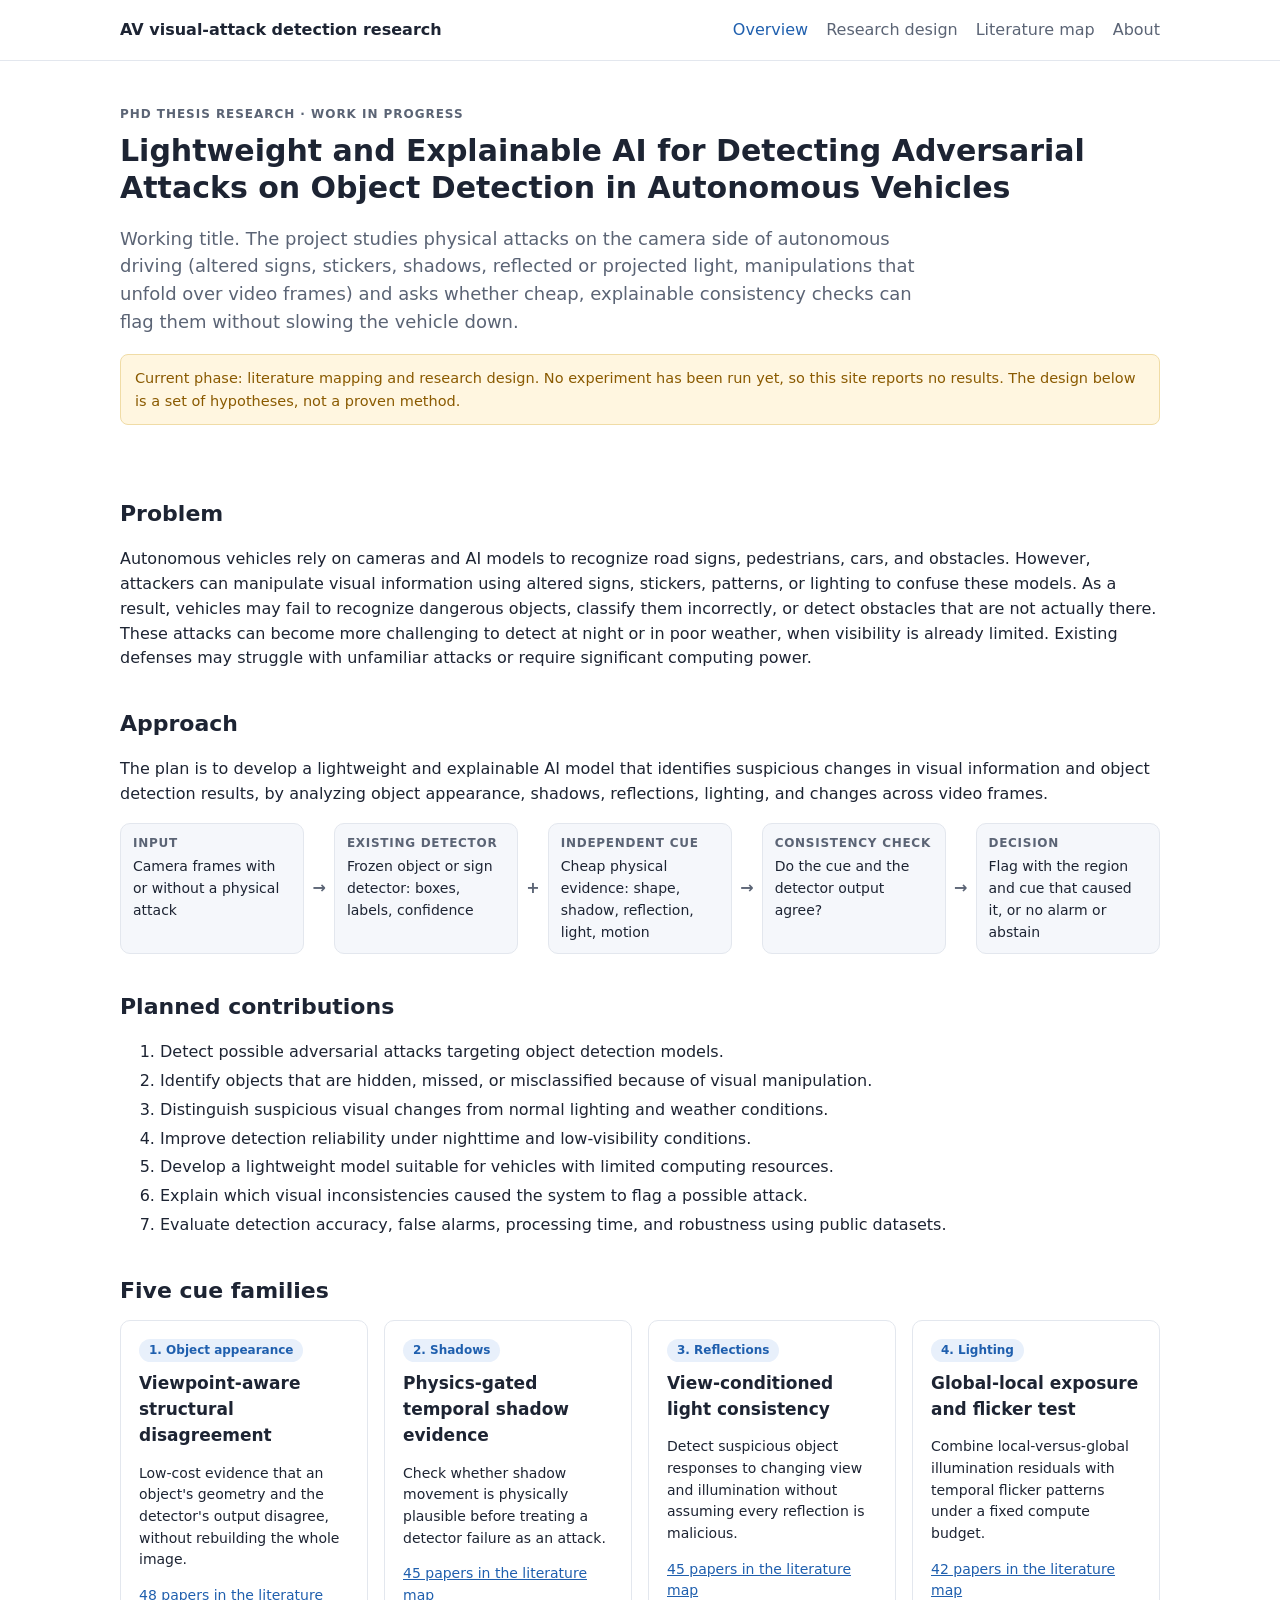
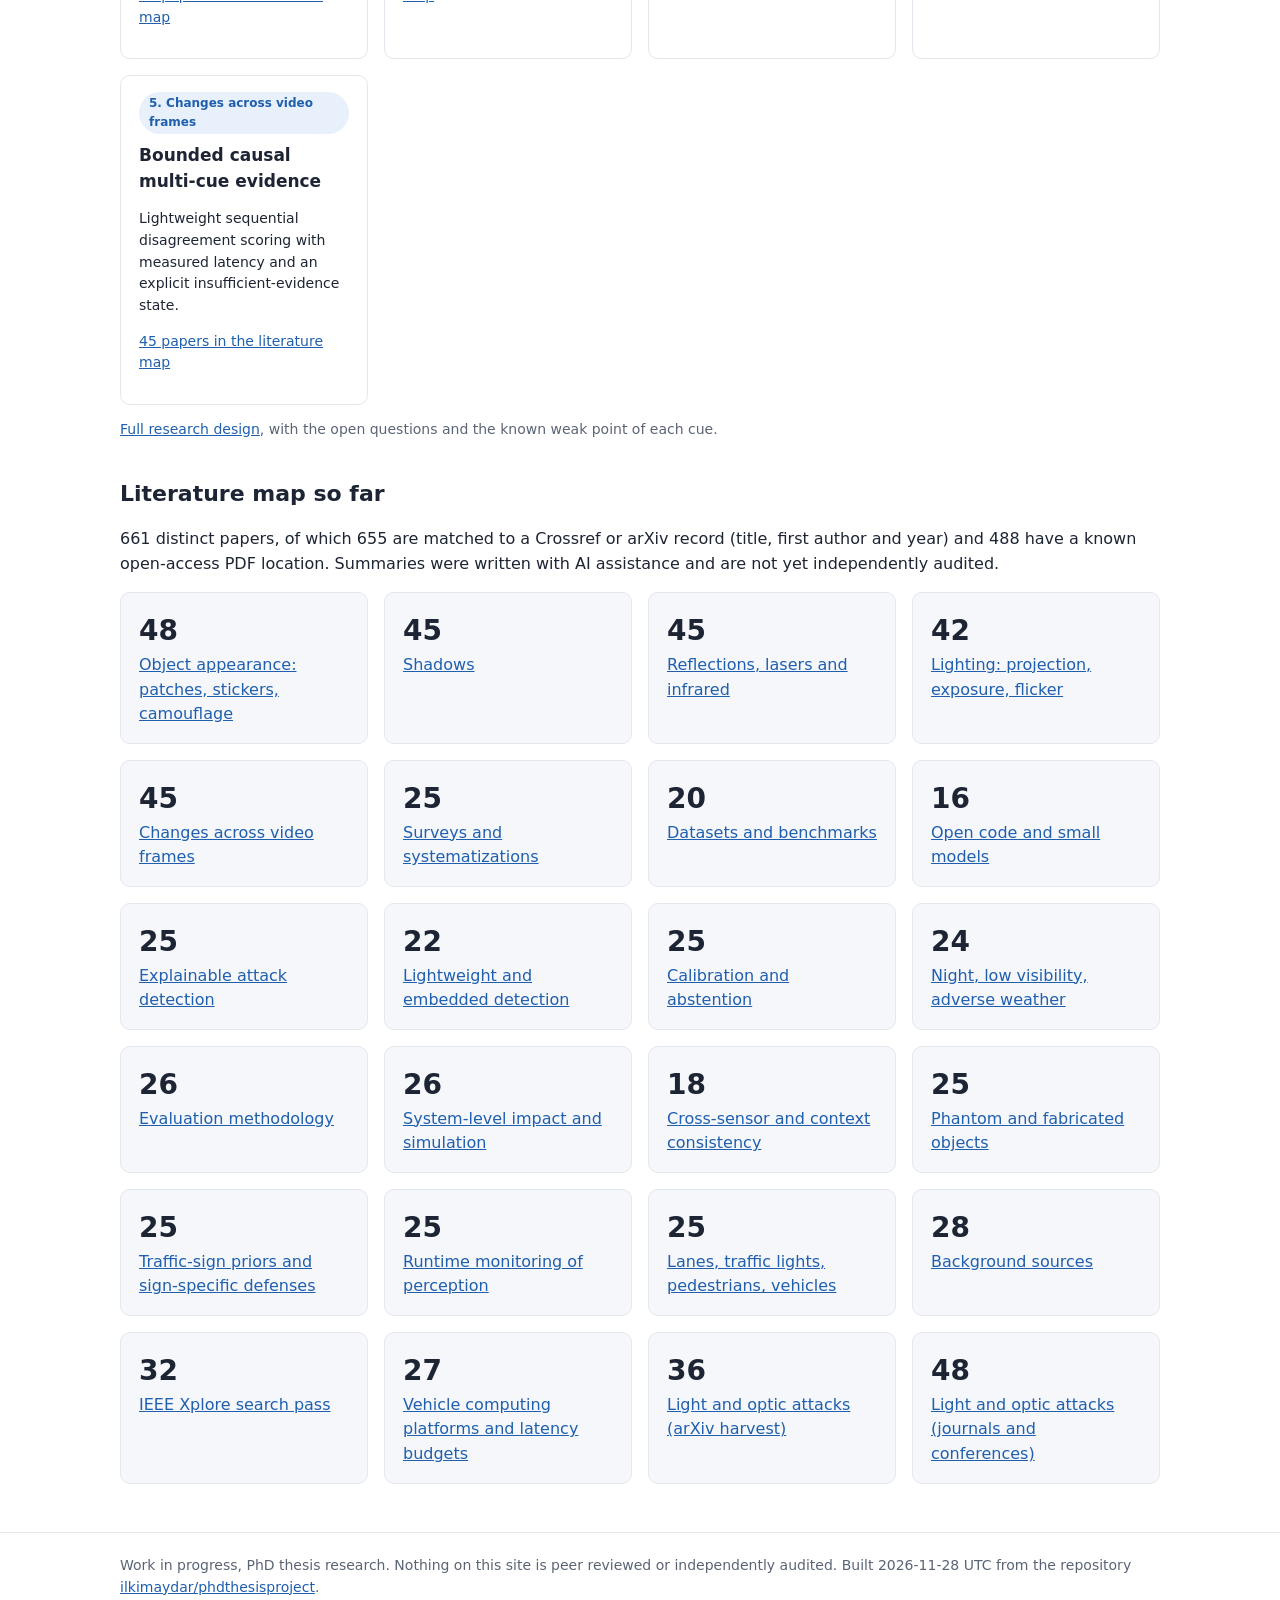
<file: site/index.html>
<!doctype html>
<html lang="en">
<head>
<meta charset="utf-8">
<meta name="viewport" content="width=device-width, initial-scale=1">
<title>Overview | Physical visual attacks on AV perception</title>
<meta name="description" content="PhD research: lightweight and explainable detection of physical visual adversarial attacks on object detection in autonomous vehicles. Work in progress.">
<link rel="stylesheet" href="assets/style.css">
</head>
<body>
<header class="site"><div class="wrap"><a class="brand" href="index.html">AV visual-attack detection research</a><nav><a href="index.html" class="on">Overview</a><a href="design.html">Research design</a><a href="literature.html">Literature map</a><a href="about.html">About</a></nav></div></header>
<main class="wrap">

<section class="hero">
<div class="kicker">PhD thesis research &middot; work in progress</div>
<h1>Lightweight and Explainable AI for Detecting Adversarial Attacks on Object Detection in Autonomous Vehicles</h1>
<p class="lead">Working title. The project studies physical attacks on the camera side of autonomous driving (altered signs, stickers, shadows, reflected or projected light, manipulations that unfold over video frames) and asks whether cheap, explainable consistency checks can flag them without slowing the vehicle down.</p>
<div class="notice">Current phase: literature mapping and research design. No experiment has been run yet, so this site reports no results. The design below is a set of hypotheses, not a proven method.</div>
</section>
<h2>Problem</h2>
<p>Autonomous vehicles rely on cameras and AI models to recognize road signs, pedestrians, cars, and obstacles. However, attackers can manipulate visual information using altered signs, stickers, patterns, or lighting to confuse these models. As a result, vehicles may fail to recognize dangerous objects, classify them incorrectly, or detect obstacles that are not actually there. These attacks can become more challenging to detect at night or in poor weather, when visibility is already limited. Existing defenses may struggle with unfamiliar attacks or require significant computing power.</p>
<h2>Approach</h2>
<p>The plan is to develop a lightweight and explainable AI model that identifies suspicious changes in visual information and object detection results, by analyzing object appearance, shadows, reflections, lighting, and changes across video frames.</p>
<div class="flow"><div class="step"><b>Input</b>Camera frames with or without a physical attack</div><div class="arrow">&rarr;</div><div class="step"><b>Existing detector</b>Frozen object or sign detector: boxes, labels, confidence</div><div class="arrow">+</div><div class="step"><b>Independent cue</b>Cheap physical evidence: shape, shadow, reflection, light, motion</div><div class="arrow">&rarr;</div><div class="step"><b>Consistency check</b>Do the cue and the detector output agree?</div><div class="arrow">&rarr;</div><div class="step"><b>Decision</b>Flag with the region and cue that caused it, or no alarm or abstain</div></div>
<h2>Planned contributions</h2>
<ol class="contrib"><li>Detect possible adversarial attacks targeting object detection models.</li><li>Identify objects that are hidden, missed, or misclassified because of visual manipulation.</li><li>Distinguish suspicious visual changes from normal lighting and weather conditions.</li><li>Improve detection reliability under nighttime and low-visibility conditions.</li><li>Develop a lightweight model suitable for vehicles with limited computing resources.</li><li>Explain which visual inconsistencies caused the system to flag a possible attack.</li><li>Evaluate detection accuracy, false alarms, processing time, and robustness using public datasets.</li></ol>
<h2>Five cue families</h2>
<div class="grid g3"><div class="card"><span class="tag">1. Object appearance</span><h3>Viewpoint-aware structural disagreement</h3><p class="small">Low-cost evidence that an object&#x27;s geometry and the detector&#x27;s output disagree, without rebuilding the whole image.</p><p class="small muted"><a href="literature.html#topic=appearance">48 papers in the literature map</a></p></div><div class="card"><span class="tag">2. Shadows</span><h3>Physics-gated temporal shadow evidence</h3><p class="small">Check whether shadow movement is physically plausible before treating a detector failure as an attack.</p><p class="small muted"><a href="literature.html#topic=shadows">45 papers in the literature map</a></p></div><div class="card"><span class="tag">3. Reflections</span><h3>View-conditioned light consistency</h3><p class="small">Detect suspicious object responses to changing view and illumination without assuming every reflection is malicious.</p><p class="small muted"><a href="literature.html#topic=reflections">45 papers in the literature map</a></p></div><div class="card"><span class="tag">4. Lighting</span><h3>Global-local exposure and flicker test</h3><p class="small">Combine local-versus-global illumination residuals with temporal flicker patterns under a fixed compute budget.</p><p class="small muted"><a href="literature.html#topic=lighting">42 papers in the literature map</a></p></div><div class="card"><span class="tag">5. Changes across video frames</span><h3>Bounded causal multi-cue evidence</h3><p class="small">Lightweight sequential disagreement scoring with measured latency and an explicit insufficient-evidence state.</p><p class="small muted"><a href="literature.html#topic=frames">45 papers in the literature map</a></p></div></div>
<p class="small muted"><a href="design.html">Full research design</a>, with the open questions and the known weak point of each cue.</p>
<h2>Literature map so far</h2>
<p>661 distinct papers, of which 655 are matched to a Crossref or arXiv record (title, first author and year) and 488 have a known open-access PDF location. Summaries were written with AI assistance and are not yet independently audited.</p>
<div class="grid g3"><div class="card soft"><div class="stat">48</div><a href="literature.html#topic=appearance">Object appearance: patches, stickers, camouflage</a></div><div class="card soft"><div class="stat">45</div><a href="literature.html#topic=shadows">Shadows</a></div><div class="card soft"><div class="stat">45</div><a href="literature.html#topic=reflections">Reflections, lasers and infrared</a></div><div class="card soft"><div class="stat">42</div><a href="literature.html#topic=lighting">Lighting: projection, exposure, flicker</a></div><div class="card soft"><div class="stat">45</div><a href="literature.html#topic=frames">Changes across video frames</a></div><div class="card soft"><div class="stat">25</div><a href="literature.html#topic=surveys">Surveys and systematizations</a></div><div class="card soft"><div class="stat">20</div><a href="literature.html#topic=datasets">Datasets and benchmarks</a></div><div class="card soft"><div class="stat">16</div><a href="literature.html#topic=code">Open code and small models</a></div><div class="card soft"><div class="stat">25</div><a href="literature.html#topic=explain">Explainable attack detection</a></div><div class="card soft"><div class="stat">22</div><a href="literature.html#topic=light">Lightweight and embedded detection</a></div><div class="card soft"><div class="stat">25</div><a href="literature.html#topic=calib">Calibration and abstention</a></div><div class="card soft"><div class="stat">24</div><a href="literature.html#topic=night">Night, low visibility, adverse weather</a></div><div class="card soft"><div class="stat">26</div><a href="literature.html#topic=evaluation">Evaluation methodology</a></div><div class="card soft"><div class="stat">26</div><a href="literature.html#topic=system">System-level impact and simulation</a></div><div class="card soft"><div class="stat">18</div><a href="literature.html#topic=context">Cross-sensor and context consistency</a></div><div class="card soft"><div class="stat">25</div><a href="literature.html#topic=phantom">Phantom and fabricated objects</a></div><div class="card soft"><div class="stat">25</div><a href="literature.html#topic=signs">Traffic-sign priors and sign-specific defenses</a></div><div class="card soft"><div class="stat">25</div><a href="literature.html#topic=monitor">Runtime monitoring of perception</a></div><div class="card soft"><div class="stat">25</div><a href="literature.html#topic=targets">Lanes, traffic lights, pedestrians, vehicles</a></div><div class="card soft"><div class="stat">28</div><a href="literature.html#topic=background">Background sources</a></div><div class="card soft"><div class="stat">32</div><a href="literature.html#topic=ieee">IEEE Xplore search pass</a></div><div class="card soft"><div class="stat">27</div><a href="literature.html#topic=embedded">Vehicle computing platforms and latency budgets</a></div><div class="card soft"><div class="stat">36</div><a href="literature.html#topic=optic">Light and optic attacks (arXiv harvest)</a></div><div class="card soft"><div class="stat">48</div><a href="literature.html#topic=optic2">Light and optic attacks (journals and conferences)</a></div></div>

</main>
<footer><div class="wrap">Work in progress, PhD thesis research. Nothing on this site is peer reviewed or independently audited. Built 2026-11-28 UTC from the repository <a href="https://github.com/ilkimaydar/phdthesisproject">ilkimaydar/phdthesisproject</a>.</div></footer>
</body>
</html>
</file>
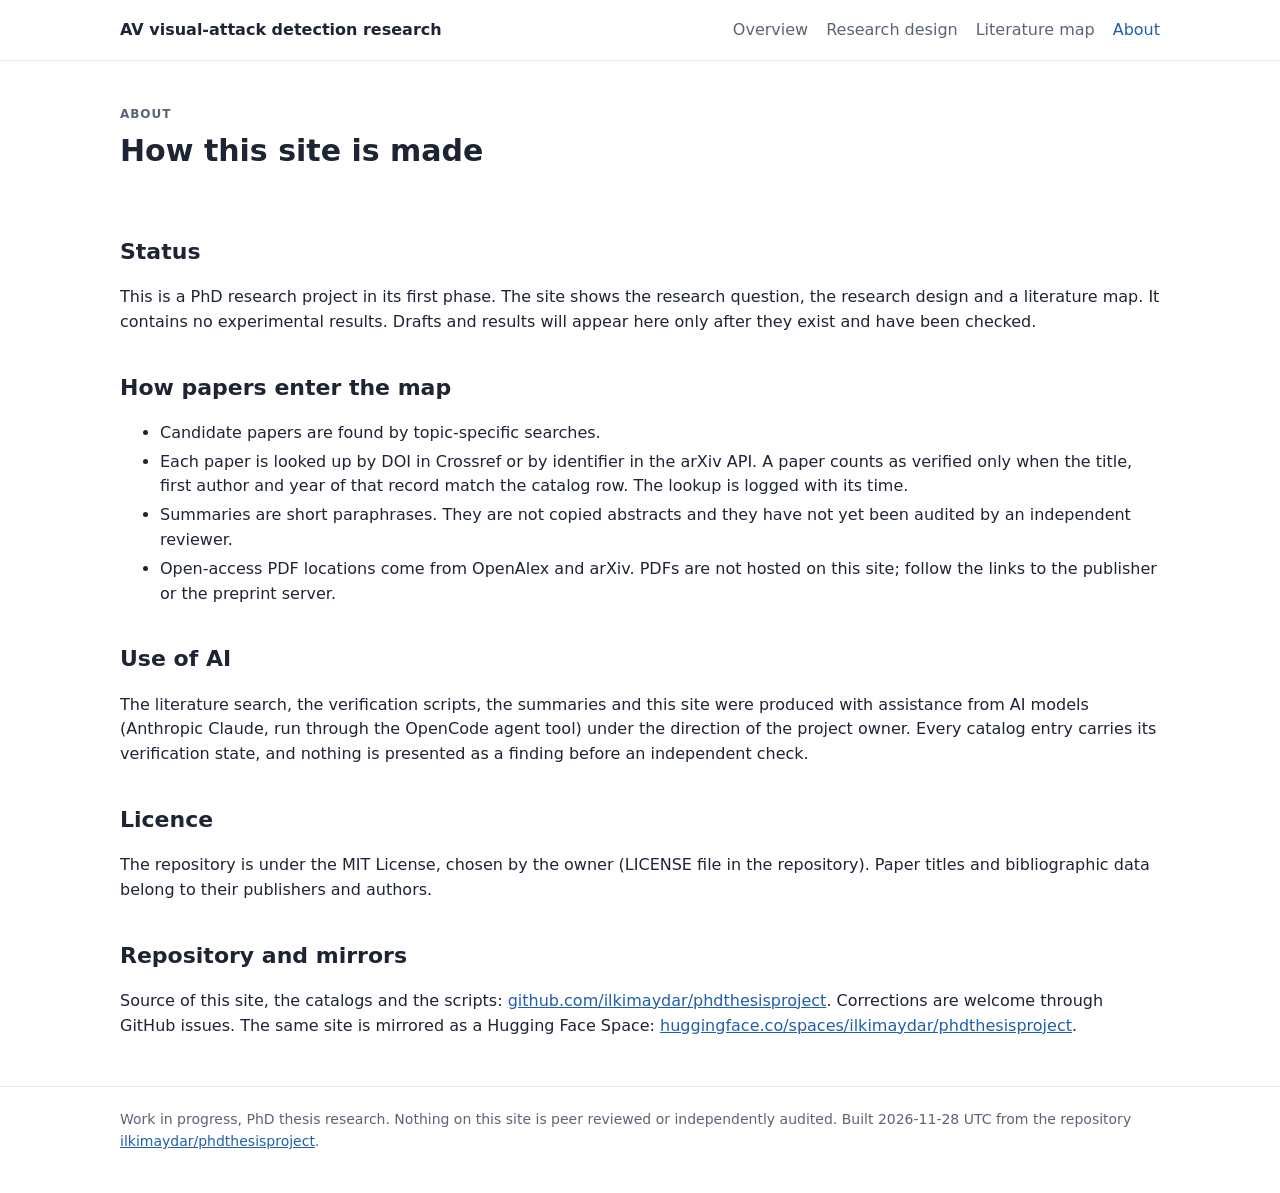
<file: site/about.html>
<!doctype html>
<html lang="en">
<head>
<meta charset="utf-8">
<meta name="viewport" content="width=device-width, initial-scale=1">
<title>About | Physical visual attacks on AV perception</title>
<meta name="description" content="PhD research: lightweight and explainable detection of physical visual adversarial attacks on object detection in autonomous vehicles. Work in progress.">
<link rel="stylesheet" href="assets/style.css">
</head>
<body>
<header class="site"><div class="wrap"><a class="brand" href="index.html">AV visual-attack detection research</a><nav><a href="index.html">Overview</a><a href="design.html">Research design</a><a href="literature.html">Literature map</a><a href="about.html" class="on">About</a></nav></div></header>
<main class="wrap">

<section class="hero"><div class="kicker">About</div><h1>How this site is made</h1></section>
<h2>Status</h2>
<p>This is a PhD research project in its first phase. The site shows the research question, the research design and a literature map. It contains no experimental results. Drafts and results will appear here only after they exist and have been checked.</p>
<h2>How papers enter the map</h2>
<ul class="tight">
<li>Candidate papers are found by topic-specific searches.</li>
<li>Each paper is looked up by DOI in Crossref or by identifier in the arXiv API. A paper counts as verified only when the title, first author and year of that record match the catalog row. The lookup is logged with its time.</li>
<li>Summaries are short paraphrases. They are not copied abstracts and they have not yet been audited by an independent reviewer.</li>
<li>Open-access PDF locations come from OpenAlex and arXiv. PDFs are not hosted on this site; follow the links to the publisher or the preprint server.</li>
</ul>
<h2>Use of AI</h2>
<p>The literature search, the verification scripts, the summaries and this site were produced with assistance from AI models (Anthropic Claude, run through the OpenCode agent tool) under the direction of the project owner. Every catalog entry carries its verification state, and nothing is presented as a finding before an independent check.</p>
<h2>Licence</h2>
<p>The repository is under the MIT License, chosen by the owner (LICENSE file in the repository). Paper titles and bibliographic data belong to their publishers and authors.</p>
<h2>Repository and mirrors</h2>
<p>Source of this site, the catalogs and the scripts: <a href="https://github.com/ilkimaydar/phdthesisproject">github.com/ilkimaydar/phdthesisproject</a>. Corrections are welcome through GitHub issues. The same site is mirrored as a Hugging Face Space: <a href="https://huggingface.co/spaces/ilkimaydar/phdthesisproject">huggingface.co/spaces/ilkimaydar/phdthesisproject</a>.</p>

</main>
<footer><div class="wrap">Work in progress, PhD thesis research. Nothing on this site is peer reviewed or independently audited. Built 2026-11-28 UTC from the repository <a href="https://github.com/ilkimaydar/phdthesisproject">ilkimaydar/phdthesisproject</a>.</div></footer>
</body>
</html>
</file>
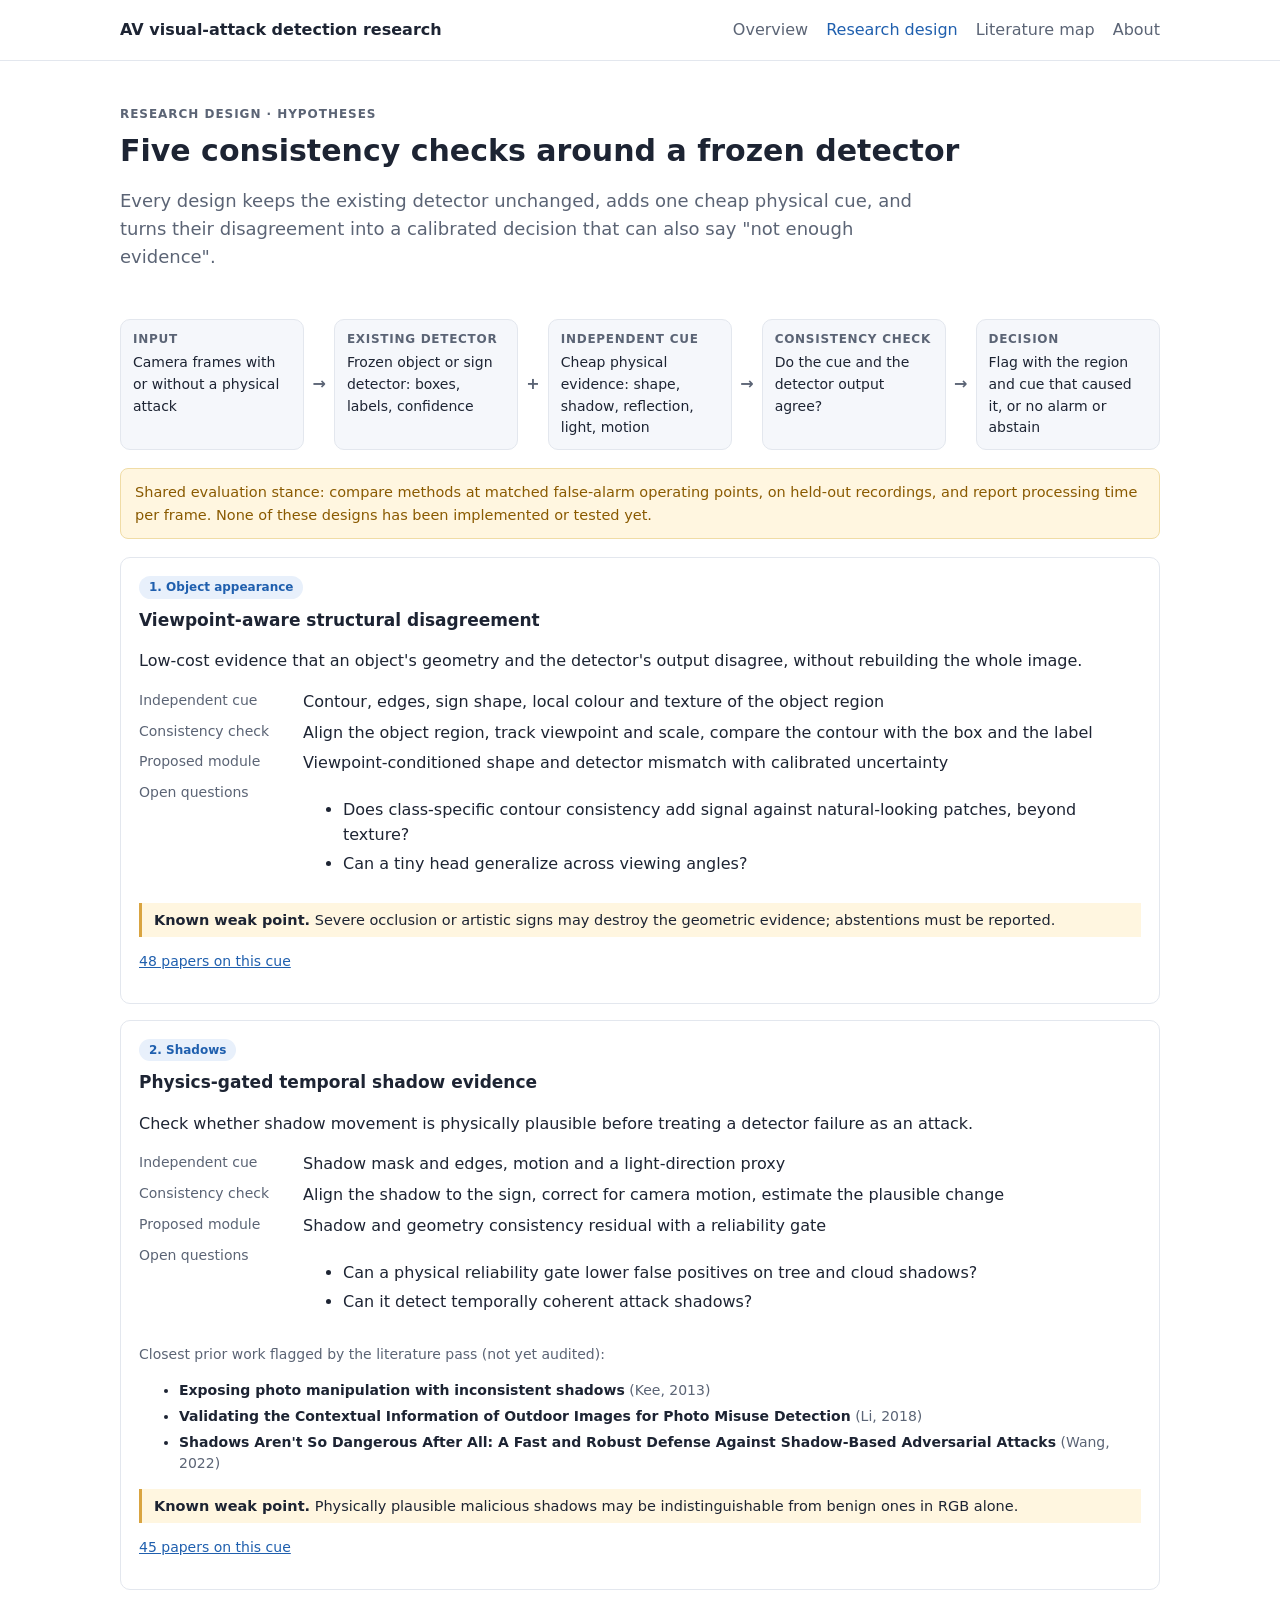
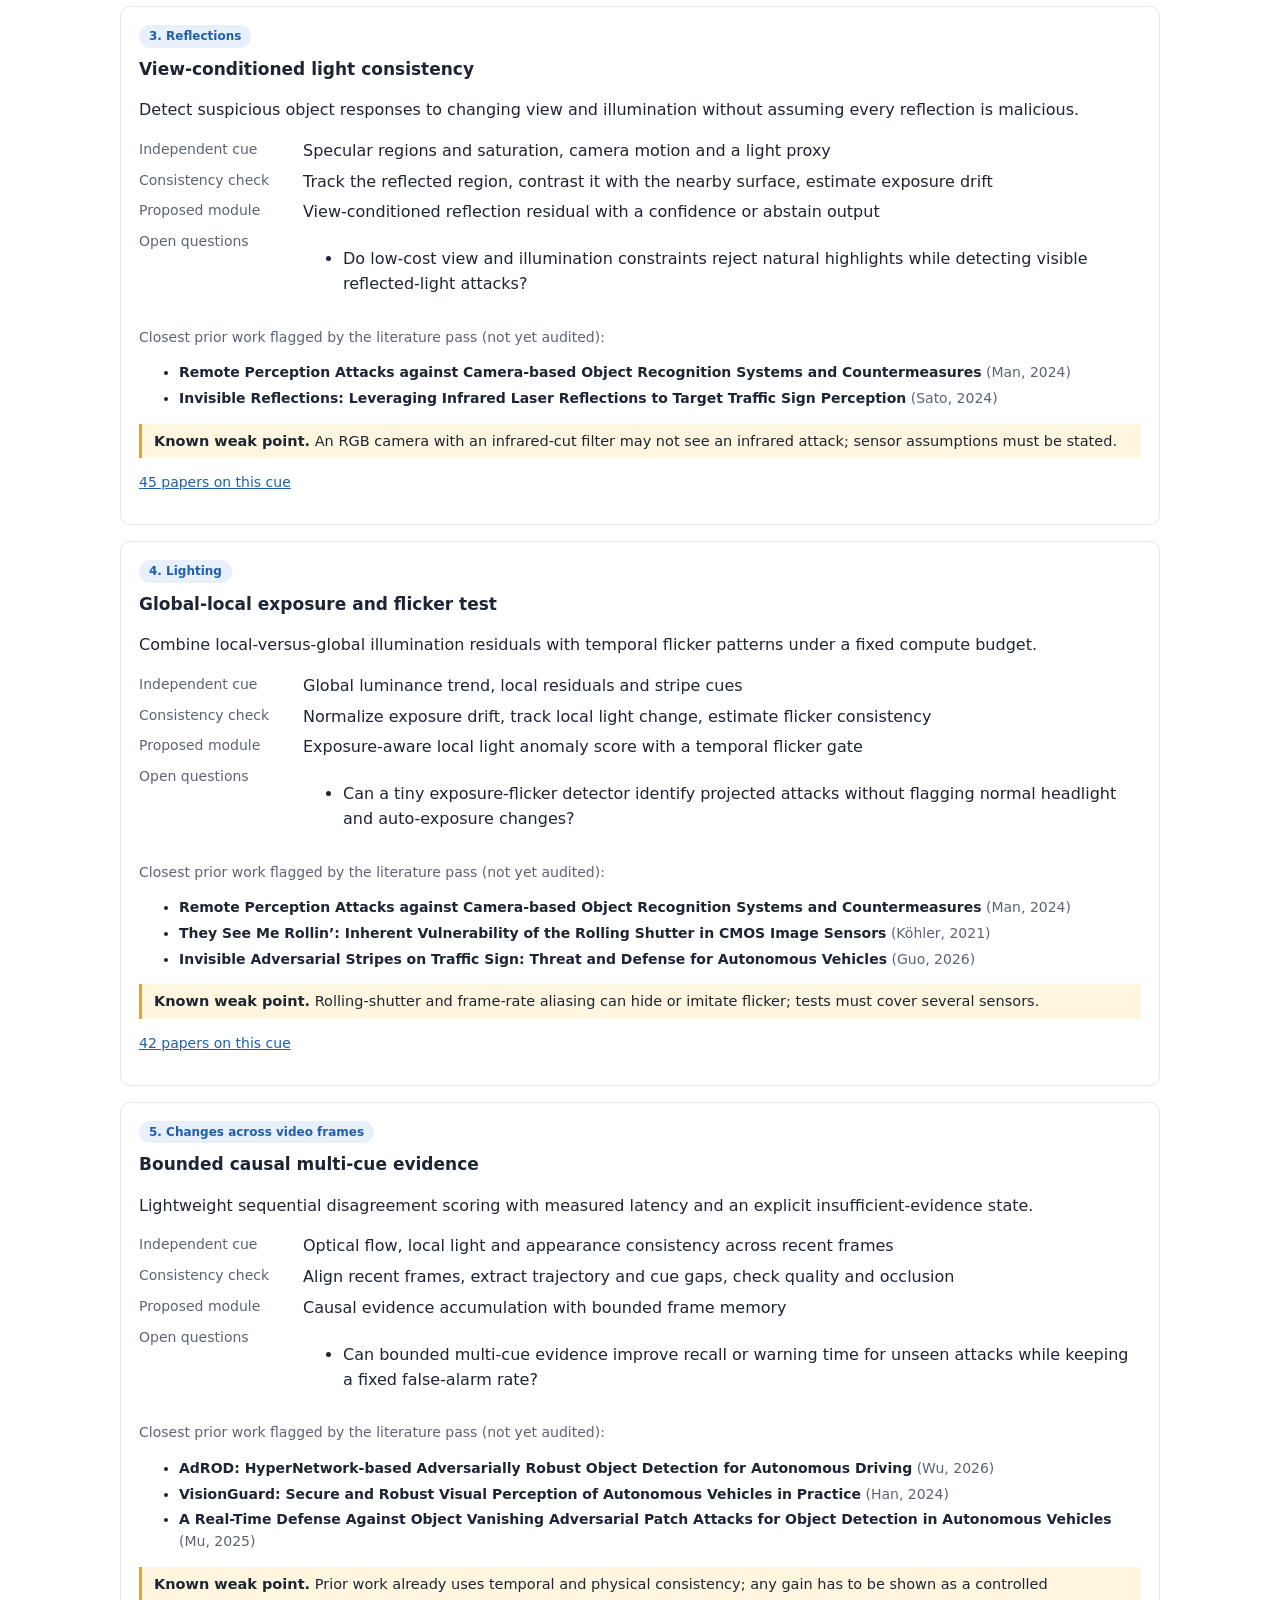
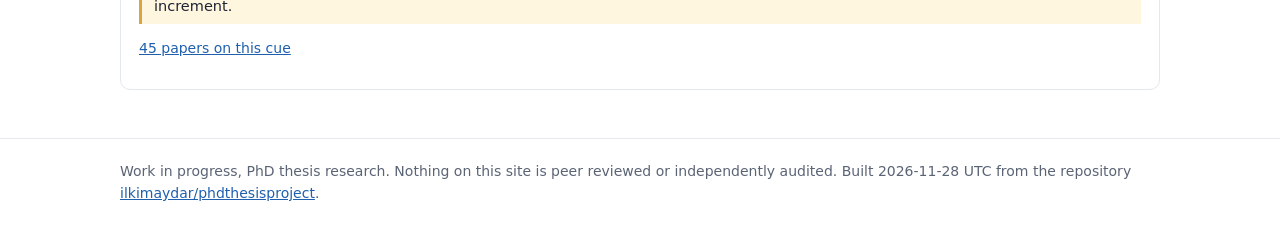
<file: site/design.html>
<!doctype html>
<html lang="en">
<head>
<meta charset="utf-8">
<meta name="viewport" content="width=device-width, initial-scale=1">
<title>Research design | Physical visual attacks on AV perception</title>
<meta name="description" content="PhD research: lightweight and explainable detection of physical visual adversarial attacks on object detection in autonomous vehicles. Work in progress.">
<link rel="stylesheet" href="assets/style.css">
</head>
<body>
<header class="site"><div class="wrap"><a class="brand" href="index.html">AV visual-attack detection research</a><nav><a href="index.html">Overview</a><a href="design.html" class="on">Research design</a><a href="literature.html">Literature map</a><a href="about.html">About</a></nav></div></header>
<main class="wrap">

<section class="hero"><div class="kicker">Research design &middot; hypotheses</div><h1>Five consistency checks around a frozen detector</h1>
<p class="lead">Every design keeps the existing detector unchanged, adds one cheap physical cue, and turns their disagreement into a calibrated decision that can also say "not enough evidence".</p></section>
<div class="flow"><div class="step"><b>Input</b>Camera frames with or without a physical attack</div><div class="arrow">&rarr;</div><div class="step"><b>Existing detector</b>Frozen object or sign detector: boxes, labels, confidence</div><div class="arrow">+</div><div class="step"><b>Independent cue</b>Cheap physical evidence: shape, shadow, reflection, light, motion</div><div class="arrow">&rarr;</div><div class="step"><b>Consistency check</b>Do the cue and the detector output agree?</div><div class="arrow">&rarr;</div><div class="step"><b>Decision</b>Flag with the region and cue that caused it, or no alarm or abstain</div></div>
<div class="notice">Shared evaluation stance: compare methods at matched false-alarm operating points, on held-out recordings, and report processing time per frame. None of these designs has been implemented or tested yet.</div>
<div class="grid">
<div class="card" id="appearance"><span class="tag">1. Object appearance</span><h3>Viewpoint-aware structural disagreement</h3>
<p>Low-cost evidence that an object&#x27;s geometry and the detector&#x27;s output disagree, without rebuilding the whole image.</p>
<dl class="kv"><dt>Independent cue</dt><dd>Contour, edges, sign shape, local colour and texture of the object region</dd><dt>Consistency check</dt><dd>Align the object region, track viewpoint and scale, compare the contour with the box and the label</dd><dt>Proposed module</dt><dd>Viewpoint-conditioned shape and detector mismatch with calibrated uncertainty</dd>
<dt>Open questions</dt><dd><ul class="tight"><li>Does class-specific contour consistency add signal against natural-looking patches, beyond texture?</li><li>Can a tiny head generalize across viewing angles?</li></ul></dd></dl>

<div class="limit"><b>Known weak point.</b> Severe occlusion or artistic signs may destroy the geometric evidence; abstentions must be reported.</div>
<p class="small"><a href="literature.html#topic=appearance">48 papers on this cue</a></p></div>
<div class="card" id="shadows"><span class="tag">2. Shadows</span><h3>Physics-gated temporal shadow evidence</h3>
<p>Check whether shadow movement is physically plausible before treating a detector failure as an attack.</p>
<dl class="kv"><dt>Independent cue</dt><dd>Shadow mask and edges, motion and a light-direction proxy</dd><dt>Consistency check</dt><dd>Align the shadow to the sign, correct for camera motion, estimate the plausible change</dd><dt>Proposed module</dt><dd>Shadow and geometry consistency residual with a reliability gate</dd>
<dt>Open questions</dt><dd><ul class="tight"><li>Can a physical reliability gate lower false positives on tree and cloud shadows?</li><li>Can it detect temporally coherent attack shadows?</li></ul></dd></dl>
<p class="small muted" style="margin-bottom:2px">Closest prior work flagged by the literature pass (not yet audited):</p><ul class="tight small"><li><span class="title">Exposing photo manipulation with inconsistent shadows</span> <span class="muted small">(Kee, 2013)</span></li><li><span class="title">Validating the Contextual Information of Outdoor Images for Photo Misuse Detection</span> <span class="muted small">(Li, 2018)</span></li><li><span class="title">Shadows Aren&#x27;t So Dangerous After All: A Fast and Robust Defense Against Shadow-Based Adversarial Attacks</span> <span class="muted small">(Wang, 2022)</span></li></ul>
<div class="limit"><b>Known weak point.</b> Physically plausible malicious shadows may be indistinguishable from benign ones in RGB alone.</div>
<p class="small"><a href="literature.html#topic=shadows">45 papers on this cue</a></p></div>
<div class="card" id="reflections"><span class="tag">3. Reflections</span><h3>View-conditioned light consistency</h3>
<p>Detect suspicious object responses to changing view and illumination without assuming every reflection is malicious.</p>
<dl class="kv"><dt>Independent cue</dt><dd>Specular regions and saturation, camera motion and a light proxy</dd><dt>Consistency check</dt><dd>Track the reflected region, contrast it with the nearby surface, estimate exposure drift</dd><dt>Proposed module</dt><dd>View-conditioned reflection residual with a confidence or abstain output</dd>
<dt>Open questions</dt><dd><ul class="tight"><li>Do low-cost view and illumination constraints reject natural highlights while detecting visible reflected-light attacks?</li></ul></dd></dl>
<p class="small muted" style="margin-bottom:2px">Closest prior work flagged by the literature pass (not yet audited):</p><ul class="tight small"><li><span class="title">Remote Perception Attacks against Camera-based Object Recognition Systems and Countermeasures</span> <span class="muted small">(Man, 2024)</span></li><li><span class="title">Invisible Reflections: Leveraging Infrared Laser Reflections to Target Traffic Sign Perception</span> <span class="muted small">(Sato, 2024)</span></li></ul>
<div class="limit"><b>Known weak point.</b> An RGB camera with an infrared-cut filter may not see an infrared attack; sensor assumptions must be stated.</div>
<p class="small"><a href="literature.html#topic=reflections">45 papers on this cue</a></p></div>
<div class="card" id="lighting"><span class="tag">4. Lighting</span><h3>Global-local exposure and flicker test</h3>
<p>Combine local-versus-global illumination residuals with temporal flicker patterns under a fixed compute budget.</p>
<dl class="kv"><dt>Independent cue</dt><dd>Global luminance trend, local residuals and stripe cues</dd><dt>Consistency check</dt><dd>Normalize exposure drift, track local light change, estimate flicker consistency</dd><dt>Proposed module</dt><dd>Exposure-aware local light anomaly score with a temporal flicker gate</dd>
<dt>Open questions</dt><dd><ul class="tight"><li>Can a tiny exposure-flicker detector identify projected attacks without flagging normal headlight and auto-exposure changes?</li></ul></dd></dl>
<p class="small muted" style="margin-bottom:2px">Closest prior work flagged by the literature pass (not yet audited):</p><ul class="tight small"><li><span class="title">Remote Perception Attacks against Camera-based Object Recognition Systems and Countermeasures</span> <span class="muted small">(Man, 2024)</span></li><li><span class="title">They See Me Rollin’: Inherent Vulnerability of the Rolling Shutter in CMOS Image Sensors</span> <span class="muted small">(Köhler, 2021)</span></li><li><span class="title">Invisible Adversarial Stripes on Traffic Sign: Threat and Defense for Autonomous Vehicles</span> <span class="muted small">(Guo, 2026)</span></li></ul>
<div class="limit"><b>Known weak point.</b> Rolling-shutter and frame-rate aliasing can hide or imitate flicker; tests must cover several sensors.</div>
<p class="small"><a href="literature.html#topic=lighting">42 papers on this cue</a></p></div>
<div class="card" id="frames"><span class="tag">5. Changes across video frames</span><h3>Bounded causal multi-cue evidence</h3>
<p>Lightweight sequential disagreement scoring with measured latency and an explicit insufficient-evidence state.</p>
<dl class="kv"><dt>Independent cue</dt><dd>Optical flow, local light and appearance consistency across recent frames</dd><dt>Consistency check</dt><dd>Align recent frames, extract trajectory and cue gaps, check quality and occlusion</dd><dt>Proposed module</dt><dd>Causal evidence accumulation with bounded frame memory</dd>
<dt>Open questions</dt><dd><ul class="tight"><li>Can bounded multi-cue evidence improve recall or warning time for unseen attacks while keeping a fixed false-alarm rate?</li></ul></dd></dl>
<p class="small muted" style="margin-bottom:2px">Closest prior work flagged by the literature pass (not yet audited):</p><ul class="tight small"><li><span class="title">AdROD: HyperNetwork-based Adversarially Robust Object Detection for Autonomous Driving</span> <span class="muted small">(Wu, 2026)</span></li><li><span class="title">VisionGuard: Secure and Robust Visual Perception of Autonomous Vehicles in Practice</span> <span class="muted small">(Han, 2024)</span></li><li><span class="title">A Real-Time Defense Against Object Vanishing Adversarial Patch Attacks for Object Detection in Autonomous Vehicles</span> <span class="muted small">(Mu, 2025)</span></li></ul>
<div class="limit"><b>Known weak point.</b> Prior work already uses temporal and physical consistency; any gain has to be shown as a controlled increment.</div>
<p class="small"><a href="literature.html#topic=frames">45 papers on this cue</a></p></div></div>

</main>
<footer><div class="wrap">Work in progress, PhD thesis research. Nothing on this site is peer reviewed or independently audited. Built 2026-11-28 UTC from the repository <a href="https://github.com/ilkimaydar/phdthesisproject">ilkimaydar/phdthesisproject</a>.</div></footer>
</body>
</html>
</file>
<file: site/assets/style.css>
:root{--bg:#ffffff;--ink:#1d2433;--muted:#5b6475;--line:#e3e7ee;--soft:#f5f7fb;--accent:#1f5fae;--accent-soft:#e8f0fb;--warn:#8a5a00;--warn-soft:#fff6e0;--ok:#1d6b3a;--ok-soft:#e7f5ec}
*{box-sizing:border-box}
html{color-scheme:light}
body{margin:0;background:var(--bg);color:var(--ink);font:16px/1.55 system-ui,-apple-system,"Segoe UI",Roboto,Helvetica,Arial,sans-serif}
a{color:var(--accent)}
header.site{border-bottom:1px solid var(--line);background:#fff;position:sticky;top:0;z-index:5}
.wrap{max-width:1080px;margin:0 auto;padding:0 20px}
header.site .wrap{display:flex;align-items:center;justify-content:space-between;gap:16px;min-height:60px;flex-wrap:wrap}
.brand{font-weight:700;color:var(--ink);text-decoration:none}
nav a{margin-left:18px;text-decoration:none;color:var(--muted);font-weight:500}
nav a.on,nav a:hover{color:var(--accent)}
.hero{padding:44px 0 18px}
.kicker{text-transform:uppercase;letter-spacing:.08em;font-size:12px;color:var(--muted);font-weight:600}
h1{font-size:30px;line-height:1.25;margin:8px 0 12px}
h2{font-size:22px;margin:36px 0 12px}
h3{font-size:17px;margin:0 0 6px}
.lead{font-size:18px;color:var(--muted);max-width:820px}
.notice{background:var(--warn-soft);border:1px solid #f0dca6;color:var(--warn);border-radius:8px;padding:12px 14px;margin:18px 0;font-size:14.5px}
.grid{display:grid;gap:16px}
.g2{grid-template-columns:repeat(auto-fit,minmax(300px,1fr))}
.g3{grid-template-columns:repeat(auto-fit,minmax(230px,1fr))}
.card{border:1px solid var(--line);border-radius:10px;padding:16px 18px;background:#fff}
.card.soft{background:var(--soft)}
.card .tag{display:inline-block;font-size:12px;font-weight:600;color:var(--accent);background:var(--accent-soft);border-radius:999px;padding:2px 10px;margin-bottom:8px}
.stat{font-size:28px;font-weight:700}
.muted{color:var(--muted)}
.small{font-size:14px}
ol.contrib li,ul.tight li{margin:4px 0}
.flow{display:flex;flex-wrap:wrap;align-items:stretch;gap:8px;margin:12px 0}
.flow .step{flex:1 1 150px;border:1px solid var(--line);border-radius:10px;padding:10px 12px;background:var(--soft);font-size:14px}
.flow .step b{display:block;font-size:12px;text-transform:uppercase;letter-spacing:.06em;color:var(--muted);margin-bottom:4px}
.flow .arrow{align-self:center;color:var(--muted);font-weight:700}
dl.kv{display:grid;grid-template-columns:150px 1fr;gap:6px 14px;margin:10px 0}
dl.kv dt{color:var(--muted);font-size:14px}
dl.kv dd{margin:0}
.limit{border-left:3px solid #d9a441;padding:6px 12px;background:var(--warn-soft);font-size:14.5px;margin-top:10px}
.controls{display:flex;flex-wrap:wrap;gap:10px;margin:14px 0}
.controls input,.controls select{font:inherit;font-size:14.5px;padding:8px 10px;border:1px solid var(--line);border-radius:8px;background:#fff;color:var(--ink)}
.controls input{flex:1 1 260px}
table.papers{width:100%;border-collapse:collapse;font-size:14.5px}
table.papers th{position:sticky;top:60px;background:#fff;text-align:left;border-bottom:2px solid var(--line);padding:8px 6px;font-size:13px;color:var(--muted);cursor:pointer;white-space:nowrap}
table.papers td{border-bottom:1px solid var(--line);padding:9px 6px;vertical-align:top}
.title{font-weight:600}
.badge{display:inline-block;font-size:11.5px;border-radius:999px;padding:1px 8px;margin:2px 4px 2px 0;white-space:nowrap;border:1px solid var(--line);color:var(--muted)}
.badge.ok{color:var(--ok);background:var(--ok-soft);border-color:#bfe3cb}
.badge.pre{color:var(--warn);background:var(--warn-soft);border-color:#f0dca6}
.badge.topic{color:var(--accent);background:var(--accent-soft);border-color:#c9dbf3}
.links a{margin-right:10px;white-space:nowrap}
footer{border-top:1px solid var(--line);margin-top:48px;padding:22px 0 40px;color:var(--muted);font-size:14px}
@media (max-width:640px){h1{font-size:24px}dl.kv{grid-template-columns:1fr}nav a{margin-left:12px}}
</file>
